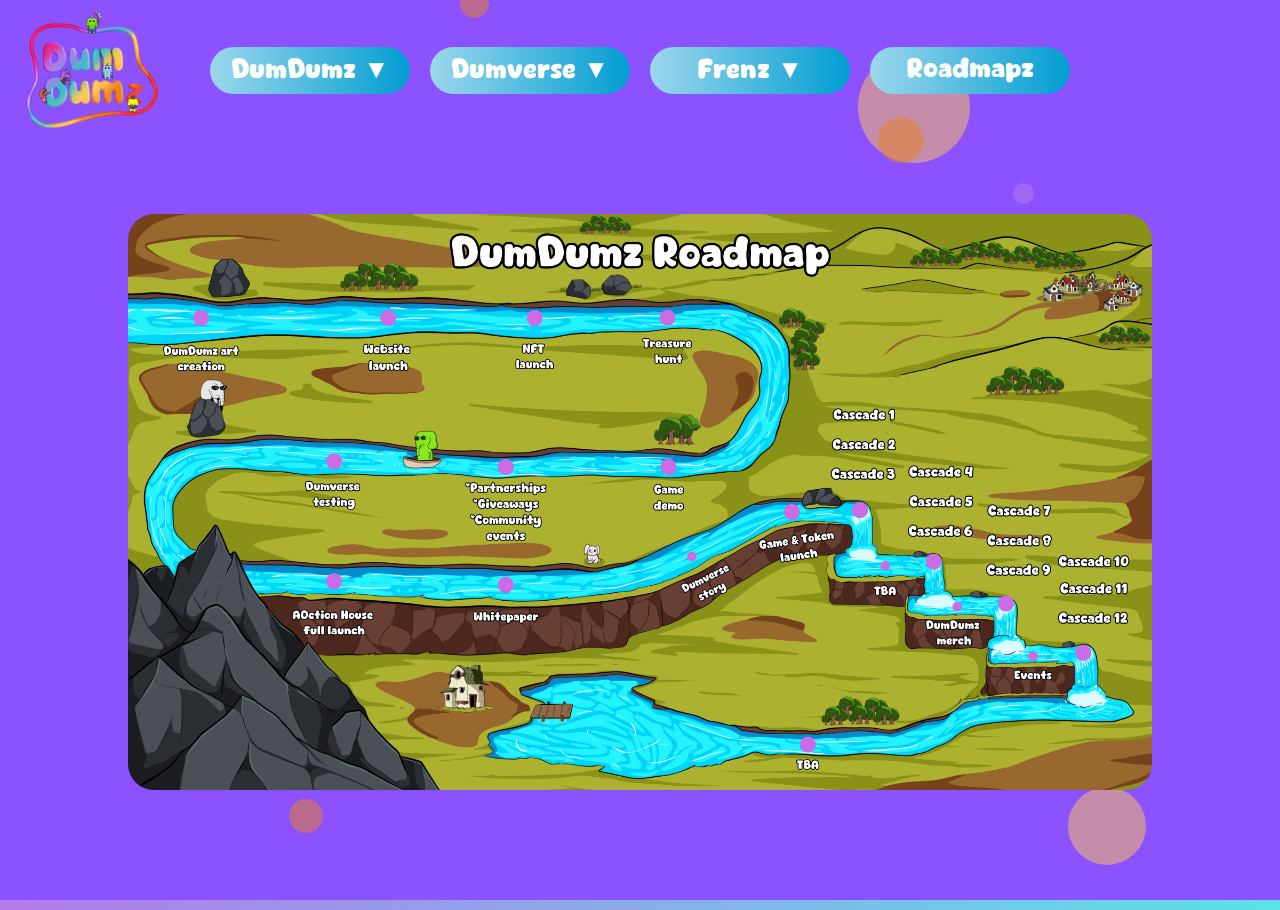
<file: roadmap.html>
<!DOCTYPE html>
<html lang="en">
    <head>
        <meta charset="UTF-8">
        <meta name="viewport" content="width=device-width, initial-scale=1.0">
        <title>DumDumz</title>
        
        <!-- Primary Meta Tags -->
        <meta name="title" content="DumDumz">
        <meta name="description" content="Welcome to DumDumz!">
        <meta name="keywords" content="DumDumz, dumdum, digital assets, collectibles, Arweave, AO">
        <meta name="robots" content="index, follow">
        <meta http-equiv="Content-Type" content="text/html; charset=UTF-8">
        <meta name="language" content="English">
        <meta name="author" content="The DumDumz Team">
    
        <!-- Open Graph / Facebook Meta Tags -->
        <meta property="og:type" content="website">
        <meta property="og:url" content="https://dumdumznfts.arweave.net/">
        <meta property="og:title" content="DumDumz">
        <meta property="og:description" content="Welcome to the Dumverse!">
        <meta property="og:image" content="https://ygooepkekhd7awxrr5q6d5sdqczkwbhpyoyflsy25k4uvouyuzja.arweave.net/wZziPURRx_Ba8Y9h4fZDgLKrBO_DsFXLGuq5SrqYplI">
        
        <!-- Twitter Meta Tags -->
        <meta name="twitter:card" content="summary_large_image">
        <meta name="twitter:url" content="https://dumdumznfts.arweave.net/">
        <meta name="twitter:title" content="DumDumz">
        <meta name="twitter:description" content="Welcome to the Dumverse!">
        <meta name="twitter:image" content="https://ygooepkekhd7awxrr5q6d5sdqczkwbhpyoyflsy25k4uvouyuzja.arweave.net/wZziPURRx_Ba8Y9h4fZDgLKrBO_DsFXLGuq5SrqYplI">
    
        <!-- Additional Meta Tags for Enhanced Search Results -->
        <meta name="theme-color" content="#8c52ff"> 
        <meta name="msapplication-TileColor" content="#8c52ff">
        <meta name="msapplication-TileImage" content="https://ygooepkekhd7awxrr5q6d5sdqczkwbhpyoyflsy25k4uvouyuzja.arweave.net/wZziPURRx_Ba8Y9h4fZDgLKrBO_DsFXLGuq5SrqYplI">
        
        <!-- Favicon -->
        <link rel="icon" href="https://arweave.net/AcCm-N2AOxI17KLIUqZOBxBFrExpvogn3IeM_oM2lUo" type="image/x-icon">
        <link rel="shortcut icon" href="https://arweave.net/AcCm-N2AOxI17KLIUqZOBxBFrExpvogn3IeM_oM2lUo" type="image/x-icon">
        
        <!-- Stylesheets -->
        <link rel="stylesheet" href="dumdumz.css">
        <link rel="stylesheet" href="background/AnimatedBackground.css">
    </head>


<body>



<div class="header">

    <button class="nav-toggle" aria-label="Toggle Navigation">
        <div class="nav-hamburger">
            <div></div>
        </div>
    </button>

    <div class="logo-container">
        <a href="index.html" class="logo-link">
            <img class="mainLogo" src="logo.png" alt="DumDumz Home">
        </a>        
    </div>

    <div class="navigation">
        <div class="dropdown">
            <button class="dropdown-button" id="DDDropdown">DumDumz ▼</button>
            <div class="dropdown-content" id="DDContent">
                <a href="https://bazar.arweave.net/#/collection/JAHF1fo4MECRZZFKGcT0B6XM94Lqe-3FtB4Ht_kTEK0/assets/" target="_blank">Adopt Uz</a>
                <a href="https://aoction-house.arweave.net/index.html" target="_blank">AOctionz</a>
                <a href="rarity.html">Rarity</a>
            </div>
        </div>
        
        <div class="dropdown">
            <button class="dropdown-button" id="DumverseDropdown">Dumverse ▼</button>
            <div class="dropdown-content" id="DumverseContent">
                <a href="https://dumverse-ao.vercel.app/" target="_blank">Play Game</a>
            </div>
        </div>
        
        <div class="dropdown">
            <button class="dropdown-button" id="FrenzDropdown">Frenz ▼</button>
            <div class="dropdown-content" id="FrenzContent">
                <a href="https://discord.gg/gxbnnG43DF" target="_blank">Discord</a>
                <a href="https://x.com/dumdumznfts" target="_blank">X/Twitter</a>
                <a href="https://www.youtube.com/watch?v=HB6rXqTdF0M" target="_blank">YouTube</a>
            </div>
        </div>
        
        <button class="dropdown-button">Roadmapz</button>
    </div>
</div>


<div>
    <img class="roadmap" src="roadmap.png" alt="DumDumz Roadmap">
</div>
    

<div class="area">
    <ul class="circles" id="circles-container"></ul>
</div>

<footer class = "footer">

</footer>


<script src="background/AnimatedBackground.js"></script>
<script src="dumdumz.js"></script>



</body>

</html>
</file>
<file: dumdumz.css>
@font-face {
    font-family: 'Dumverse';
    src: url('./Dumverse_Font.ttf') format('truetype');
    font-weight: 200;
    font-style: normal;
}

body, html {
    z-index: 2;
    min-height: 100%;
    width: 100%;
    margin: 0;
    top: 0;
    display: flex;
    flex-direction: column;
    font-family: 'Dumverse', Georgia, Arial;
    color: white;
    background: linear-gradient(to right, #b47aea, #5ce1e6);
    overflow-x: hidden;
}

.header {
    width: 100%;
    display: flex;
    align-items: center;
}


.logo-link {
    position: absolute; /* Match the logo's absolute positioning */
    top: 10px; /* Same as the logo's margin-top */
    left: 25px; /* Same as the logo's margin-left */
    display: inline-block; /* Ensure the link wraps the content */
    text-decoration: none; /* Remove underline (if needed) */
    height: 100%;
    width: auto;
}

.mainLogo {
    height: 120px; /* Maintain the logo's small size */
    display: block; /* Prevent inline spacing issues */
}


.logo-container {
    top: 0;
    margin: 0;
    padding: 0;
}

.navigation {
    display: flex;
    gap: 20px;
    width: 100%;
    padding: 0px 0;
    justify-content: center;
}

.dropdown-button {
    font-family: 'Dumverse';
    padding: 8px 16px;
    width: 200px;
    font-size: 26px;
    color: white;
    background: linear-gradient(to right, #9cd7ed, #029dd1);
    border: none;
    border-radius: 26px;
    cursor: pointer;
    transition: background-color 0.3s;
    margin-top: 47px;
}

.dropdown-button:hover {
    transform: scale(1.05);
    box-shadow: 0px 4px 10px rgba(0, 0, 0, 0.2);
    cursor: pointer;
}

.dropdown-button:active {
    transform: scale(0.95);  /* Slightly shrink the button */
    box-shadow: inset 0px 0px 5px rgba(0, 0, 0, 0.3);  /* Add an inset shadow to make it look pressed */
    cursor: pointer;
}

.dropdown {
    position: relative;
    display: inline-block;
}

.dropdown-content {
    display: none;
    position: absolute;
    top: calc(100% + 2px); /* Position below button with small gap */
    left: 50%;
    transform: translateX(-50%);
    width: 200px; /* Match button width */
    background: #b47aea;
    border-radius: 15px;
    box-shadow: 0px 8px 16px rgba(0, 0, 0, 0.2);
    z-index: 1000;
    overflow: hidden;
}

.dropdown-content a {
    font-family: 'Dumverse';
    color: white;
    padding: 12px 16px;
    text-decoration: none;
    display: block;
    text-align: center;
    font-size: 20px;
    transition: background-color 0.3s;
}

.dropdown-content a:hover {
    background: rgba(255, 255, 255, 0.2);
    transform: scale(1.02);
}

.show {
    display: block;
    animation: dropdownFade 0.3s ease-in-out;
}

@keyframes dropdownFade {
    from {
        opacity: 0;
        transform: translateX(-50%) translateY(-10px);
    }
    to {
        opacity: 1;
        transform: translateX(-50%) translateY(0);
    }
}

.roadmap {
    display: flex;
    flex-direction: column;
    align-items: center;
    justify-content: center;
    margin-top: 120px;
    width: 80%;
    margin-left: auto;
    margin-right: auto;
    border-radius: 26px;
    z-index: 10;
}

.intro-dumz {
    display: flex;
    gap: 40px;
    width: 100%;
    padding: 10px 0;
    margin-top: 120px;
    justify-content: center;
}

.dumzpng {
    height: auto;
    width: 350px;
    border-radius: 26px;
}

.whatisdumdumz {
    display: flex;
    flex-direction: column;
    text-align: center;
    width: 45%;
    margin-top: 100px;
    margin-left: auto;
    margin-right: auto;
    border-radius: 26px;
    background-color: #ea2085;
    z-index: 10;
}

.whatisdumdumz h2 {
    font-size: 50px;
    font-weight: 200;
    margin: 0;
    padding-top: 15px;
}

.whatisdumdumz p {
    font-size: 25px;
    font-weight: 200;
    padding-right: 10px;
    padding-left: 10px;
    padding-top: 10px;
    padding-bottom: 15px;
    margin: 0;
}

.whatisdumverse {
    display: flex;
    flex-direction: column;
    text-align: center;
    width: 50%;
    margin-top: 100px;
    margin-left: auto;
    margin-right: auto;
    border-radius: 26px;
    background-color: #43BCCD;
    z-index: 10;
}

.whatisdumverse h2 {
    font-size: 50px;
    font-weight: 200;
    margin: 0;
    padding-top: 15px;
}

.whatisdumverse p {
    font-size: 25px;
    font-weight: 200;
    padding-right: 10px;
    padding-left: 10px;
    padding-top: 10px;
    padding-bottom: 15px;
    margin: 0;
}

.team {
    display: flex;
    flex-direction: column;
    text-align: center;
    margin-top: 120px;
    width: 60%;
    background-color: #b47aea;
    margin-left: auto;
    margin-right: auto;
    border-radius: 26px;
    z-index: 10;
}
.team h2 {
    font-size: 50px;
    font-weight: 200;
    margin: 0;
    padding-top: 15px;
}

.team-members {
    display: inline-block;
    justify-content: center;
}

.team-members img {
    margin: 0;
    height: 200px;
    width: 200px;
    padding: 10px;
    border-radius: 26px;
}

.image-container {
    position: relative;
}

.cherie {
    width: 100%;
    height: auto;
    transition: opacity 0.3s ease;
}

.cherie.hover {
    position: absolute;
    top: 0;
    left: 0;
    opacity: 0;
}

.image-container:hover .cherie.hover {
    opacity: 1;
}

.image-container:hover .cherie.main {
    opacity: 0;
}

.team-members h3 {
    font-size: 25px;
    margin: 0;
    padding: 0;
    font-weight: 200;
}

.team-members p {
    margin: 0;
    padding: 10px;
}

.footer {
    height: 30px;
    width: 100%;
    margin-top: 50px;
    padding-bottom: 30px;  /* Added padding at bottom */
    clear: both;  /* Ensures it clears any floating elements */
}

.nav-toggle {
    display: none;
    position: absolute;
    margin-top: 30px;
    right: 20px;
    z-index: 1000;
    width: 50px;
    height: 50px;
    padding: 8px;
    border: 1px solid white;
    border-radius: 4px;
    background: linear-gradient(to right, #9cd7ed, #029dd1);
    cursor: pointer;
    transition: all 0.2s;
}

.nav-toggle:hover {
    transform: scale(1.05);
    box-shadow: 0px 4px 10px rgba(0, 0, 0, 0.2);
    cursor: pointer;
}

.nav-toggle:active {
    transform: scale(0.95);
    box-shadow: inset 0px 0px 5px rgba(0, 0, 0, 0.3);
    cursor: pointer;
}

/* Hamburger icon for nav toggle */
.nav-hamburger {
    position: relative;
    display: block;
    width: 100%;
    height: 100%;
}

.nav-hamburger::before,
.nav-hamburger::after,
.nav-hamburger div {
    content: '';
    position: absolute;
    height: 2px;
    background-color: white;
    left: 50%;
    transform: translateX(-50%);
    transition: all 0.3s ease;
}

.nav-hamburger::before {
    top: calc(50% - 10px);
    width: 24px;
}

.nav-hamburger div {
    top: 50%;
    transform: translate(-50%, -50%);
    width: 24px;
}

.nav-hamburger::after {
    top: calc(50% + 8px);
    width: 24px;
}

/* Media query for mobile navigation */
@media (max-width: 879px) {
    .nav-toggle {
        top: 230px;
        display: flex;
        align-items: center;
        justify-content: center;
    }

    .header {
        position: relative;  /* Add positioning context */
    }
    
    .logo-container {
        width: 100%;
        text-align: center;
    }
    
    .logo-link {
        position: relative;  /* Instead of absolute */
        left: 10px;            /* Reset positioning */
        top: 10px;
        width: 100%;
        text-align: center;
        display: block;
    }
    
    .mainLogo {
        height: 220px;
        margin: 0 auto;  /* Center the image */
        display: block;
    }
    
    

    .navigation {
        position: absolute;
        left: auto;
        right: auto;
        top: 320px;  /* Adjust this value to position below header */
        max-height: fit-content; 
        width: 275px;
        background: #b47aea;
        border-radius: 26px;
        z-index: 500;
        transform: translateX(200%);
        transition: transform 0.3s ease;
        padding: 20px 20px 20px;
        box-shadow: -2px 0 5px rgba(0,0,0,0.1);
        display: flex;
        flex-direction: column;
        gap: 15px;
    }

    .navigation.active {
        transform: translateX(5%);
    }

    .dropdown {
        width: 100%;
    }

    .dropdown-button {
        width: 100%;
        text-align: center;
        padding: 12px;
        margin: 5px;
    }

    .dropdown-content {
        position: absolute; /* Changed from static */
        display: none;
        width: 100%;
        box-shadow: 0 2px 5px rgba(0,0,0,0.2); /* Added proper shadow */
        margin-top: 5px;
        /* Remove margin-left: auto */
    }
    
    .dropdown-content.show {
        display: block;
    }
    
    .dropdown-content a {
        padding: 10px 20px;
    }

    .dumzpng:nth-child(2),
    .dumzpng:nth-child(3) {
        display: none;
    }

    .dumzpng {
        height: auto;
        width: 275px;
        border-radius: 26px;
    }

    .whatisdumdumz {
        display: flex;
        flex-direction: column;
        text-align: center;
        width: 80%;
        margin-top: 50px;
        margin-left: auto;
        margin-right: auto;
        border-radius: 26px;
        background-color: #ea2085;
        z-index: 10;
    }
    
    .whatisdumdumz h2 {
        font-size: 26px;
        font-weight: 200;
        margin: 0;
        padding-top: 15px;
    }
    
    .whatisdumdumz p {
        font-size: 14px;
        font-weight: 200;
        padding-right: 10px;
        padding-left: 10px;
        padding-top: 10px;
        padding-bottom: 15px;
        margin: 0;
    }

    .whatisdumverse {
        display: flex;
        flex-direction: column;
        text-align: center;
        width: 80%;
        margin-top: 50px;
        margin-left: auto;
        margin-right: auto;
        border-radius: 26px;
        background-color: #43BCCD;
        z-index: 10;
    }
    
    .whatisdumverse h2 {
        font-size: 26px;
        font-weight: 200;
        margin: 0;
        padding-top: 15px;
    }
    
    .whatisdumverse p {
        font-size: 14px;
        font-weight: 200;
        padding-right: 10px;
        padding-left: 10px;
        padding-top: 10px;
        padding-bottom: 15px;
        margin: 0;
    }


    .team {
        display: flex;
        flex-direction: column;
        text-align: center;
        margin-top: 50px;
        width: 80%;
        background-color: #b47aea;
        margin-left: auto;
        margin-right: auto;
        border-radius: 26px;
        z-index: 10;
    }
    .team h2 {
        font-size: 26px;
        font-weight: 200;
        margin: 0;
        padding-top: 15px;
    }
    
    .team-members {
        display: inline-block;
        justify-content: center;
    }
    
    .team-members img {
        margin: 0;
        height: 200px;
        width: 200px;
        padding: 10px;
        border-radius: 26px;
    }

}
</file>
<file: background/AnimatedBackground.css>
.area {
    position: fixed;
    top: -50px;
    left: 0;
    width: 100%;
    height: calc(100% + 50px);
    z-index: -1;
    background: #8c52ff;
    overflow: hidden;
}

.circles {
    position: absolute;
    top: 0;
    left: 0;
    width: 100%;
    height: 100%;
    overflow: hidden;
}

.circles li {
    position: absolute;
    display: block;
    list-style: none;
    background: rgba(255, 255, 255, 0.7);
    border-radius: 50%;
}

.static-circle {
    animation: none;
    opacity: 0.5;
}

.moving-circle {
    animation: animate 25s linear infinite;
}

@keyframes animate {
    0% {
        transform: translateY(0) rotate(0deg);
        opacity: 1;
    }
    100% {
        transform: translateY(-1000px) rotate(720deg);
        opacity: 0.2;
    }
}
</file>
